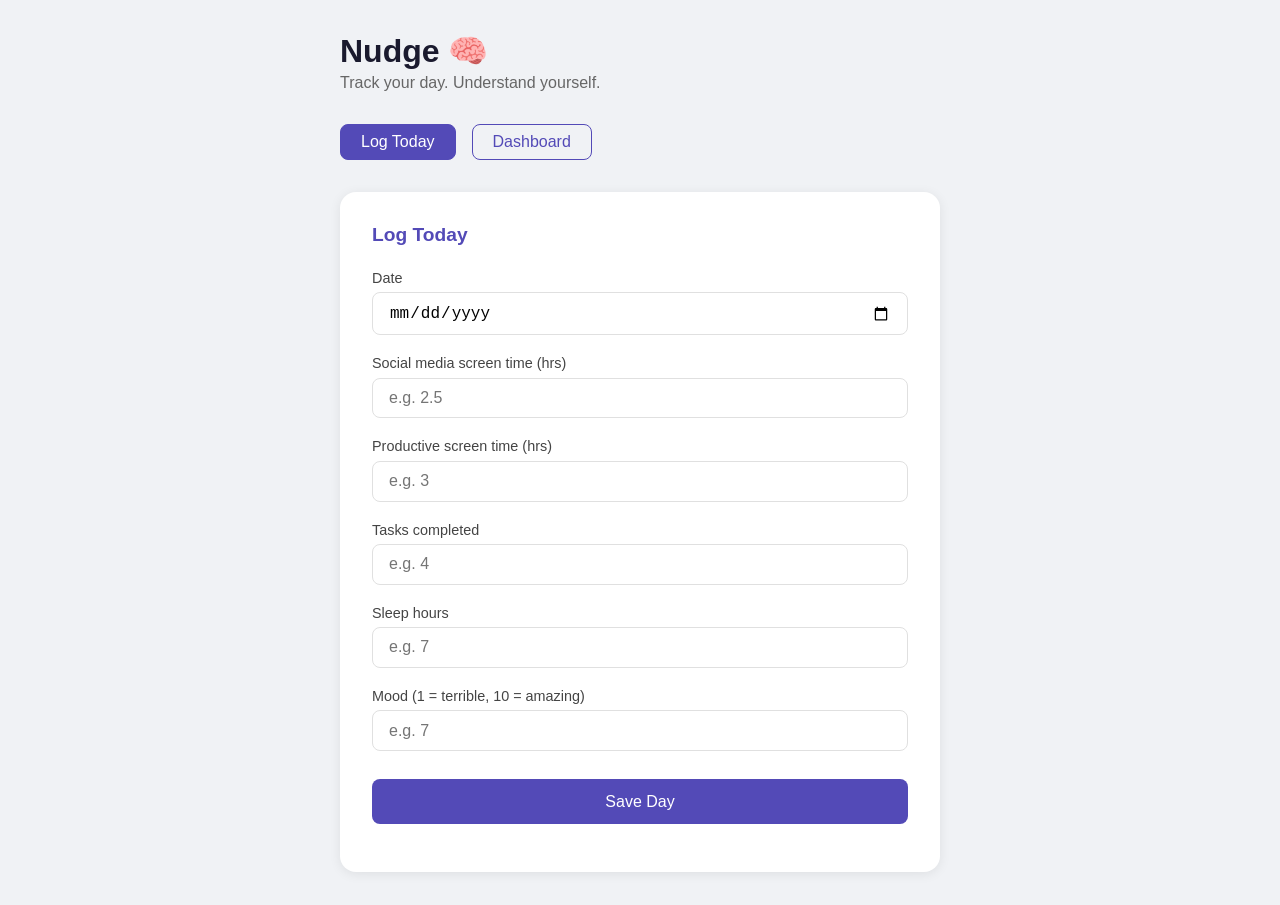
<file: templates/index.html>
<!DOCTYPE html>
<html lang="en">
<head>
    <meta charset="UTF-8">
    <meta name="viewport" content="width=device-width, initial-scale=1.0">
    <title>Nudge</title>
    <link rel="stylesheet" href="/static/style.css">
</head>
<body>
    <div class="container">
        <h1>Nudge 🧠</h1>
        <p class="subtitle">Track your day. Understand yourself.</p>

        <div class="nav">
            <a href="/" class="active">Log Today</a>
            <a href="/dashboard">Dashboard</a>
        </div>

        <div class="form-card">
            <h2>Log Today</h2>

            <div class="form-group">
                <label>Date</label>
                <input type="date" id="date" />
            </div>

            <div class="form-group">
                <label>Social media screen time (hrs)</label>
                <input type="number" id="social_media" placeholder="e.g. 2.5" step="0.5" min="0" />
            </div>

            <div class="form-group">
                <label>Productive screen time (hrs)</label>
                <input type="number" id="productive_screen" placeholder="e.g. 3" step="0.5" min="0" />
            </div>

            <div class="form-group">
                <label>Tasks completed</label>
                <input type="number" id="tasks_completed" placeholder="e.g. 4" min="0" />
            </div>

            <div class="form-group">
                <label>Sleep hours</label>
                <input type="number" id="sleep_hours" placeholder="e.g. 7" step="0.5" min="0" />
            </div>

            <div class="form-group">
                <label>Mood (1 = terrible, 10 = amazing)</label>
                <input type="number" id="mood" placeholder="e.g. 7" min="1" max="10" />
            </div>

            <button onclick="submitLog()">Save Day</button>
            <p id="message"></p>
        </div>
    </div>
    <script src="/static/script.js"></script>
</body>
</html>
</file>
<file: static/style.css>
* { margin: 0; padding: 0; box-sizing: border-box; }

body {
    font-family: 'Segoe UI', sans-serif;
    background: #f0f2f5;
    color: #1a1a2e;
    padding: 2rem;
}

.container {
    max-width: 600px;
    margin: 0 auto;
}

h1 {
    font-size: 2rem;
    margin-bottom: 0.25rem;
}

.subtitle {
    color: #666;
    margin-bottom: 2rem;
}

.form-card {
    background: white;
    border-radius: 16px;
    padding: 2rem;
    box-shadow: 0 2px 12px rgba(0,0,0,0.08);
}

h2 {
    font-size: 1.2rem;
    margin-bottom: 1.5rem;
    color: #534AB7;
}

.form-group {
    margin-bottom: 1.25rem;
}

label {
    display: block;
    font-size: 0.9rem;
    color: #444;
    margin-bottom: 0.4rem;
    font-weight: 500;
}

input {
    width: 100%;
    padding: 0.65rem 1rem;
    border: 1.5px solid #e0e0e0;
    border-radius: 8px;
    font-size: 1rem;
    outline: none;
    transition: border 0.2s;
}

input:focus { border-color: #534AB7; }

button {
    width: 100%;
    padding: 0.85rem;
    background: #534AB7;
    color: white;
    border: none;
    border-radius: 8px;
    font-size: 1rem;
    cursor: pointer;
    margin-top: 0.5rem;
    transition: background 0.2s;
}

button:hover { background: #3C3489; }

#message {
    text-align: center;
    margin-top: 1rem;
    color: #0F6E56;
    font-weight: 500;
}

.nav {
    display: flex;
    gap: 1rem;
    margin-bottom: 2rem;
}

.nav a {
    padding: 0.5rem 1.25rem;
    border-radius: 8px;
    text-decoration: none;
    color: #534AB7;
    border: 1.5px solid #534AB7;
    font-weight: 500;
    transition: all 0.2s;
}

.nav a.active, .nav a:hover {
    background: #534AB7;
    color: white;
}

.stats-grid {
    display: grid;
    grid-template-columns: 1fr 1fr;
    gap: 1rem;
    margin-bottom: 1.5rem;
}

.stat-card {
    background: white;
    border-radius: 16px;
    padding: 1.5rem;
    text-align: center;
    box-shadow: 0 2px 12px rgba(0,0,0,0.08);
}

.stat-label {
    font-size: 0.85rem;
    color: #666;
    margin-bottom: 0.5rem;
}

.stat-value {
    font-size: 1.8rem;
    font-weight: 700;
    color: #534AB7;
}

.chart-card {
    background: white;
    border-radius: 16px;
    padding: 1.5rem;
    margin-bottom: 1.5rem;
    box-shadow: 0 2px 12px rgba(0,0,0,0.08);
}

.chart-card h2 {
    margin-bottom: 1rem;
}

.insights-card {
    background: white;
    border-radius: 16px;
    padding: 1.5rem;
    margin-bottom: 1.5rem;
    box-shadow: 0 2px 12px rgba(0,0,0,0.08);
}

.insights-card h2 {
    margin-bottom: 1rem;
}

.insight-item {
    background: #f0f2f5;
    border-left: 3px solid #534AB7;
    border-radius: 0 8px 8px 0;
    padding: 0.75rem 1rem;
    margin-bottom: 0.75rem;
    font-size: 0.95rem;
    color: #333;
}
</file>
